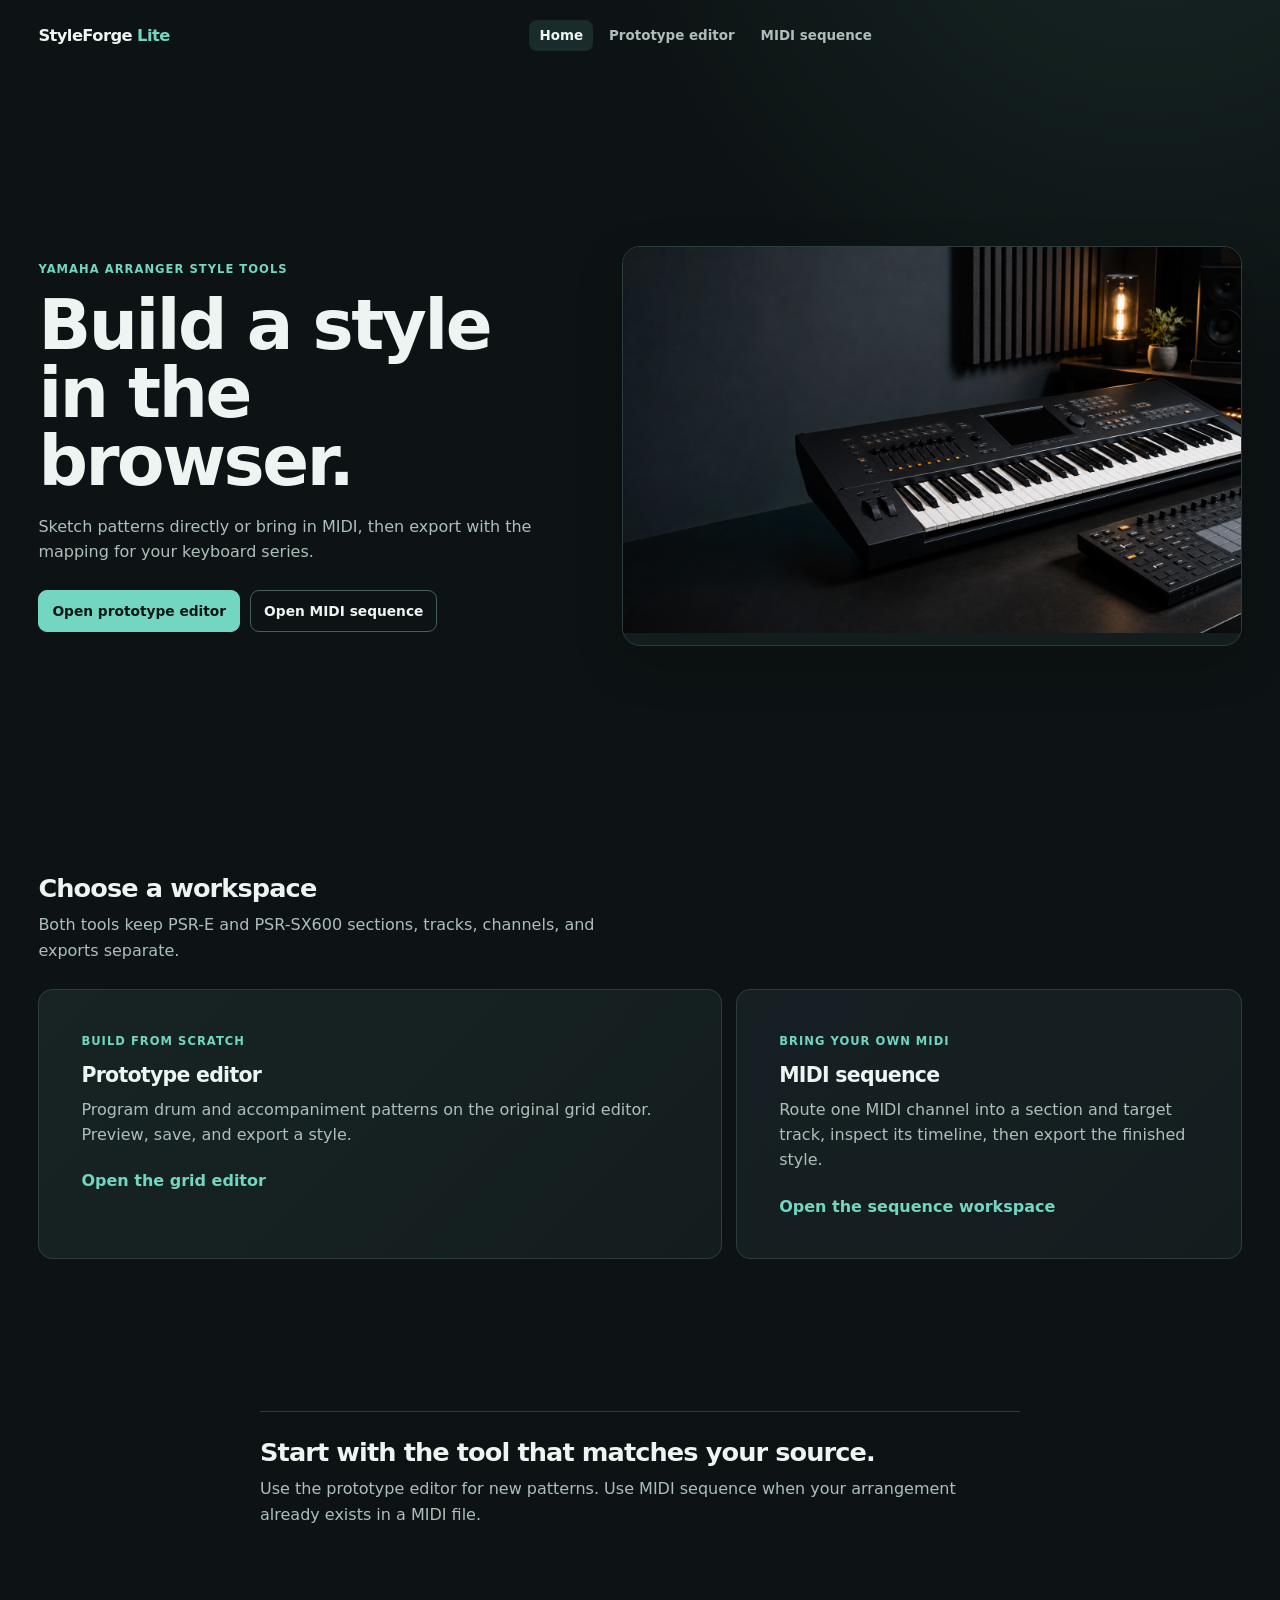
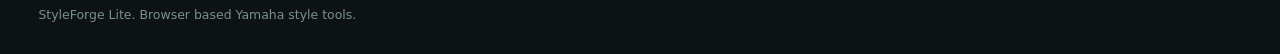
<file: index.html>
<!DOCTYPE html>
<html lang="en">
<head>
  <meta charset="UTF-8"/>
  <meta name="viewport" content="width=device-width, initial-scale=1.0"/>
  <meta name="description" content="StyleForge Lite is a browser based Yamaha arranger style workspace."/>
  <title>StyleForge Lite</title>
  <link rel="stylesheet" href="styles.css?v=1.5.3"/>
</head>
<body class="home-page">
  <header class="site-header">
    <a class="brand" href="index.html" aria-label="StyleForge Lite home">StyleForge <span>Lite</span></a>
    <nav class="site-nav" aria-label="Primary navigation">
      <a href="index.html" aria-current="page">Home</a>
      <a href="prototype.html">Prototype editor</a>
      <a href="timeline.html">MIDI sequence</a>
    </nav>
  </header>

  <main class="home-main">
    <section class="home-hero">
      <div class="hero-copy">
        <p class="kicker">Yamaha arranger style tools</p>
        <h1>Build a style in the browser.</h1>
        <p class="hero-summary">Sketch patterns directly or bring in MIDI, then export with the mapping for your keyboard series.</p>
        <div class="hero-actions">
          <a class="button primary" href="prototype.html">Open prototype editor</a>
          <a class="button secondary" href="timeline.html">Open MIDI sequence</a>
        </div>
      </div>
      <figure class="hero-visual">
        <img src="assets/styleforge-studio.png" alt="Arranger keyboard and MIDI controller in a dark studio"/>
      </figure>
    </section>

    <section class="workspace-choices" aria-labelledby="choose-workspace-heading">
      <div class="section-heading">
        <h2 id="choose-workspace-heading">Choose a workspace</h2>
        <p>Both tools keep PSR-E and PSR-SX600 sections, tracks, channels, and exports separate.</p>
      </div>
      <div class="workspace-choice-grid">
        <article class="workspace-choice prototype-choice">
          <p class="choice-label">Build from scratch</p>
          <h3>Prototype editor</h3>
          <p>Program drum and accompaniment patterns on the original grid editor. Preview, save, and export a style.</p>
          <a class="text-link" href="prototype.html">Open the grid editor</a>
        </article>
        <article class="workspace-choice sequence-choice">
          <p class="choice-label">Bring your own MIDI</p>
          <h3>MIDI sequence</h3>
          <p>Route one MIDI channel into a section and target track, inspect its timeline, then export the finished style.</p>
          <a class="text-link" href="timeline.html">Open the sequence workspace</a>
        </article>
      </div>
    </section>

    <section class="home-note" aria-labelledby="workflow-note-heading">
      <h2 id="workflow-note-heading">Start with the tool that matches your source.</h2>
      <p>Use the prototype editor for new patterns. Use MIDI sequence when your arrangement already exists in a MIDI file.</p>
    </section>
  </main>

  <footer class="site-footer">StyleForge Lite. Browser based Yamaha style tools.</footer>
</body>
</html>
</file>
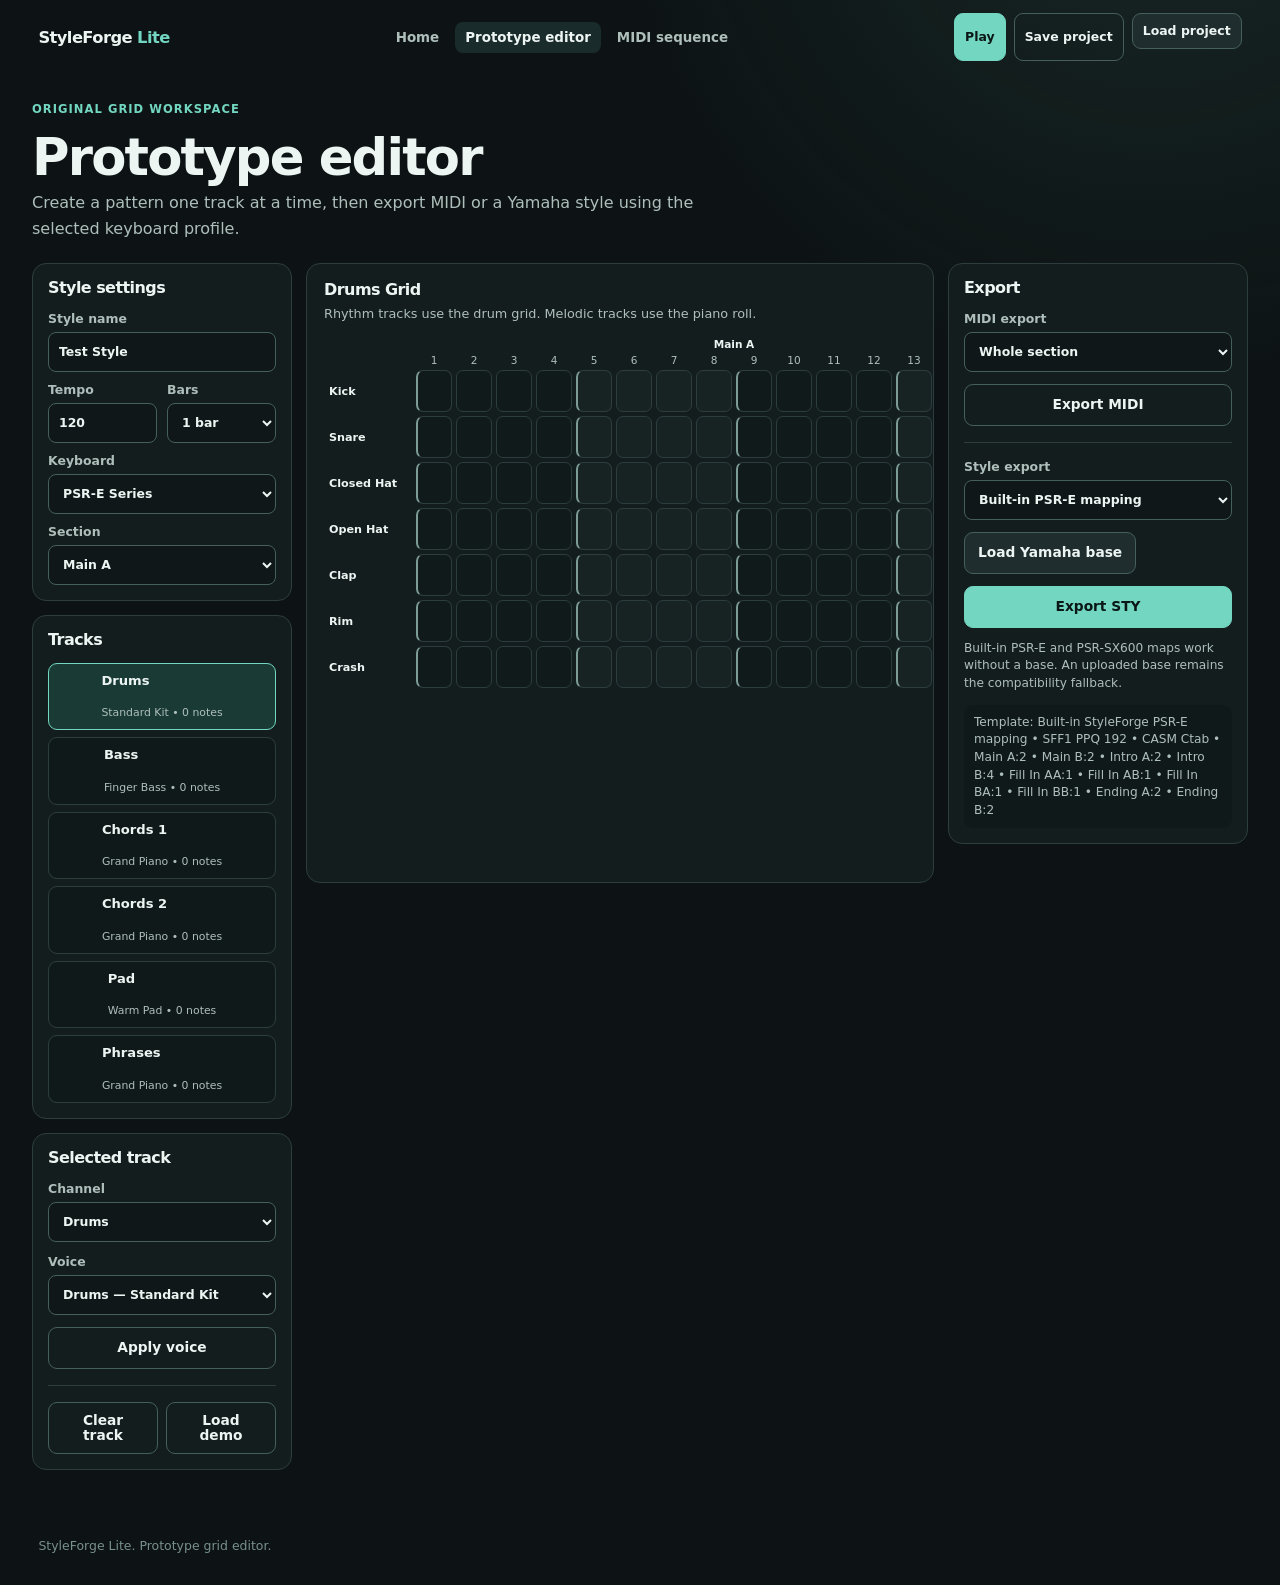
<file: prototype.html>
<!DOCTYPE html>
<html lang="en">
<head>
  <meta charset="UTF-8"/>
  <meta name="viewport" content="width=device-width, initial-scale=1.0"/>
  <meta name="description" content="StyleForge Lite prototype grid editor for Yamaha arranger style patterns."/>
  <title>Prototype editor | StyleForge Lite</title>
  <link rel="stylesheet" href="styles.css?v=1.5.3"/>
</head>
<body class="workspace-page prototype-page">
  <header class="site-header workspace-header">
    <a class="brand" href="index.html" aria-label="StyleForge Lite home">StyleForge <span>Lite</span></a>
    <nav class="site-nav" aria-label="Primary navigation">
      <a href="index.html">Home</a>
      <a href="prototype.html" aria-current="page">Prototype editor</a>
      <a href="timeline.html">MIDI sequence</a>
    </nav>
    <div class="header-utility">
      <button id="playBtn" class="button compact primary">Play</button>
      <button id="saveJsonBtn" class="button compact secondary">Save project</button>
      <label class="fileLabel compact">Load project<input type="file" id="loadJsonInput" accept=".json"/></label>
    </div>
  </header>

  <main class="workspace-main prototype-main">
    <section class="workspace-intro">
      <p class="kicker">Original grid workspace</p>
      <h1>Prototype editor</h1>
      <p>Create a pattern one track at a time, then export MIDI or a Yamaha style using the selected keyboard profile.</p>
    </section>

    <div class="editor-workspace">
      <aside class="editor-rail">
        <section class="panel settings">
          <h2>Style settings</h2>
          <div class="settings-grid">
            <label>Style name<input id="styleName" value="Test Style"/></label>
            <label>Tempo<input id="tempo" type="number" min="40" max="240" value="120"/></label>
            <label>Bars<select id="barsSelect"><option value="1" selected>1 bar</option><option value="2">2 bars</option><option value="4">4 bars</option></select></label>
            <label>Keyboard<select id="keyboardSelect"></select></label>
            <label>Section<select id="sectionSelect"></select></label>
          </div>
        </section>

        <section class="panel tracks">
          <h2>Tracks</h2>
          <div id="trackList"></div>
        </section>

        <section class="panel inspector">
          <h2>Selected track</h2>
          <label>Channel<select id="channelSelect"></select></label>
          <label>Voice<select id="voiceSelect"></select></label>
          <button id="applyVoiceBtn" class="button secondary full-width">Apply voice</button>
          <div class="panel-divider"></div>
          <div class="row-actions">
            <button id="clearTrackBtn" class="button secondary">Clear track</button>
            <button id="demoBtn" class="button secondary">Load demo</button>
          </div>
        </section>
      </aside>

      <section class="panel sequencer">
        <div class="sequencer-head">
          <div>
            <h2 id="editorTitle">Drum grid</h2>
            <p id="editorHelp">Choose a keyboard profile, create a pattern, then export.</p>
          </div>
          <strong id="barIndicator">Bar 1 / 1</strong>
        </div>
        <div class="sequencer-tools" id="barTools">
          <button id="scrollStartBtn" class="button secondary">Previous bar</button>
          <button id="scrollEndBtn" class="button secondary">Next bar</button>
        </div>
        <div id="grid"></div>
      </section>

      <aside class="editor-export">
        <section class="panel export-panel">
          <h2>Export</h2>
          <label>MIDI export<select id="exportMode"><option value="section">Whole section</option><option value="track">Selected track</option></select></label>
          <button id="exportMidiBtn" class="button secondary full-width">Export MIDI</button>
          <div class="panel-divider"></div>
          <label>Style export<select id="styExportMode"><option value="builtin-psre" selected>Built-in PSR-E mapping</option><option value="builtin-sx">Built-in PSR-SX600 mapping</option><option value="uploaded">Uploaded Yamaha STY/PRS base</option></select></label>
          <label class="fileLabel">Load Yamaha base<input type="file" id="templateStyleInput" accept=".sty,.STY,.prs,.PRS,.mid,.MID"/></label>
          <button id="exportStyleBtn" class="button primary full-width">Export STY</button>
          <p class="hint">Built-in PSR-E and PSR-SX600 maps work without a base. An uploaded base remains the compatibility fallback.</p>
          <p class="hint export-status" id="templateStatus">STY exporter loading...</p>
        </section>
      </aside>
    </div>
  </main>

  <footer class="site-footer">StyleForge Lite. Prototype grid editor.</footer>
  <script src="app.js?v=1.5.3"></script>
  <script src="sty-export.js?v=1.5.3"></script>
</body>
</html>
</file>
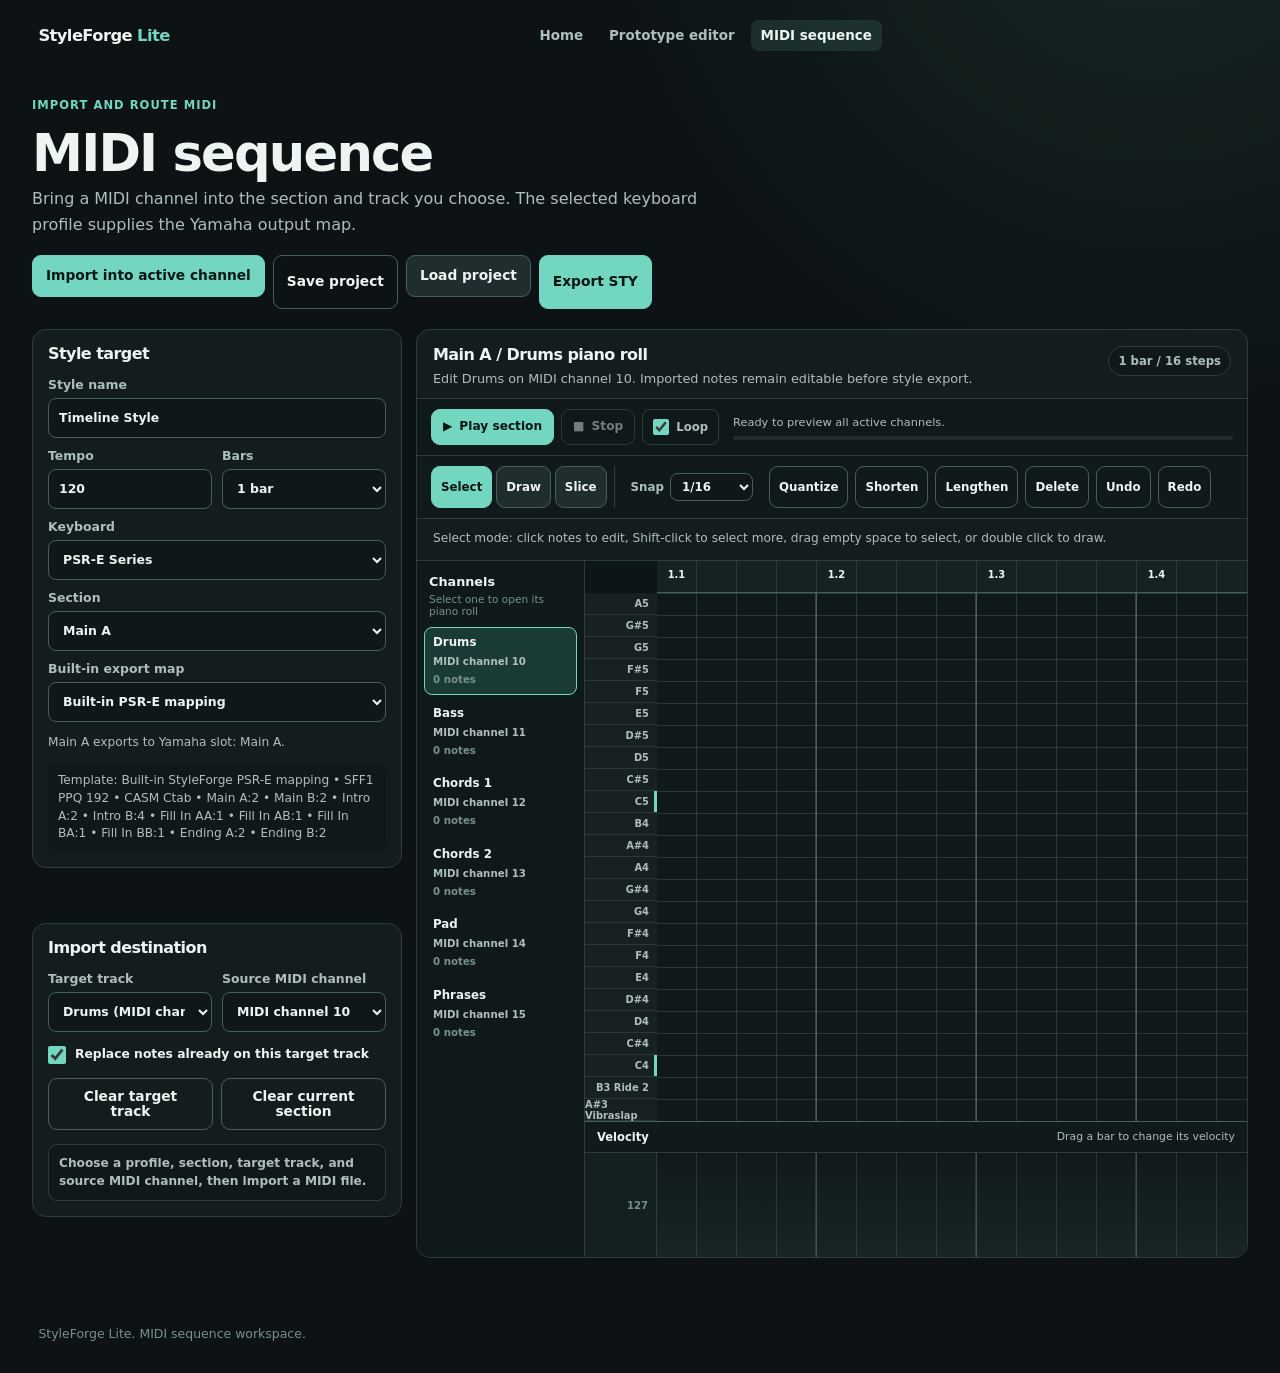
<file: timeline.html>
<!DOCTYPE html>
<html lang="en">
<head>
  <meta charset="UTF-8"/>
  <meta name="viewport" content="width=device-width, initial-scale=1.0"/>
  <meta name="description" content="Import and route MIDI into Yamaha arranger style sections with StyleForge Lite."/>
  <title>MIDI sequence | StyleForge Lite</title>
  <link rel="stylesheet" href="styles.css?v=1.5.3"/>
  <link rel="stylesheet" href="timeline.css?v=1.5.3"/>
</head>
<body class="workspace-page timeline-page">
  <header class="site-header workspace-header">
    <a class="brand" href="index.html" aria-label="StyleForge Lite home">StyleForge <span>Lite</span></a>
    <nav class="site-nav" aria-label="Primary navigation">
      <a href="index.html">Home</a>
      <a href="prototype.html">Prototype editor</a>
      <a href="timeline.html" aria-current="page">MIDI sequence</a>
    </nav>
  </header>

  <main class="workspace-main timeline-main">
    <section class="workspace-intro timeline-intro">
      <p class="kicker">Import and route MIDI</p>
      <h1>MIDI sequence</h1>
      <p>Bring a MIDI channel into the section and track you choose. The selected keyboard profile supplies the Yamaha output map.</p>
      <div class="workspace-toolbar">
        <label class="fileLabel primary-label">Import into active channel<input type="file" id="midiImportInput" accept=".mid,.MID,.midi,.MIDI,audio/midi"/></label>
        <button id="saveTimelineBtn" class="button secondary">Save project</button>
        <label class="fileLabel">Load project<input type="file" id="loadTimelineInput" accept=".json"/></label>
        <button id="exportStyleBtn" class="button primary">Export STY</button>
      </div>
    </section>

    <div class="timeline-workspace">
      <section class="panel timeline-settings">
        <h2>Style target</h2>
        <div class="timeline-settings-grid">
          <label>Style name<input id="styleName" value="Timeline Style"/></label>
          <label>Tempo<input id="tempo" type="number" min="40" max="240" value="120"/></label>
          <label>Bars<select id="barsSelect"><option value="1" selected>1 bar</option><option value="2">2 bars</option><option value="4">4 bars</option></select></label>
          <label>Keyboard<select id="keyboardSelect"><option value="PSR-E Series">PSR-E Series</option><option value="PSR-SX600">PSR-SX600</option></select></label>
          <label>Section<select id="sectionSelect"></select></label>
          <label>Built-in export map<select id="styExportMode"><option value="builtin-psre">Built-in PSR-E mapping</option><option value="builtin-sx">Built-in PSR-SX600 mapping</option></select></label>
        </div>
        <p class="hint" id="sectionMap"></p>
        <p class="hint export-status" id="templateStatus">STY exporter loading...</p>
      </section>

      <section class="panel import-panel">
        <h2>Import destination</h2>
        <div class="import-grid">
          <label>Target track<select id="targetTrackSelect"></select></label>
          <label>Source MIDI channel<select id="sourceChannelSelect"></select></label>
        </div>
        <label class="replace-toggle"><input type="checkbox" id="replaceTargetCheck" checked/>Replace notes already on this target track</label>
        <div class="row-actions">
          <button id="clearTrackBtn" class="button secondary">Clear target track</button>
          <button id="clearSectionBtn" class="button secondary">Clear current section</button>
        </div>
        <p class="hint import-feedback" id="importStatus" role="status" aria-live="polite" data-state="idle">Choose a profile, section, target track, and source MIDI channel, then import a MIDI file.</p>
      </section>

      <section class="panel timeline-panel">
        <div class="timeline-head">
          <div>
            <h2 id="timelineTitle">Main A piano roll</h2>
            <p id="timelineHelp">Choose a channel, then edit its notes before exporting the style.</p>
          </div>
          <strong id="timelineSpan">1 bar / 16 steps</strong>
        </div>
        <div class="preview-transport" aria-label="Section preview controls">
          <div class="preview-actions">
            <button type="button" id="previewPlayBtn" class="button primary"><span aria-hidden="true">▶</span> Play section</button>
            <button type="button" id="previewStopBtn" class="button secondary" disabled><span aria-hidden="true">■</span> Stop</button>
            <label class="loop-control"><input type="checkbox" id="previewLoopCheck" checked/>Loop</label>
          </div>
          <div class="preview-readout">
            <span id="previewStatus" role="status" aria-live="polite">Ready to preview all active channels.</span>
            <div class="preview-progress" aria-hidden="true"><span id="previewProgressFill"></span></div>
          </div>
        </div>
        <div class="piano-toolbar" role="toolbar" aria-label="Piano roll editing tools">
          <div class="tool-group" aria-label="Editing tool">
            <button type="button" class="editor-tool active" data-editor-tool="select" aria-pressed="true">Select</button>
            <button type="button" class="editor-tool" data-editor-tool="draw" aria-pressed="false">Draw</button>
            <button type="button" class="editor-tool" data-editor-tool="slice" aria-pressed="false">Slice</button>
          </div>
          <label class="snap-control">Snap<select id="snapSelect"><option value="0.25">1/16</option><option value="0.5">1/8</option><option value="1">1/4</option></select></label>
          <button type="button" id="quantizeNotesBtn" class="button secondary">Quantize</button>
          <button type="button" id="shortenNotesBtn" class="button secondary">Shorten</button>
          <button type="button" id="lengthenNotesBtn" class="button secondary">Lengthen</button>
          <button type="button" id="deleteNotesBtn" class="button secondary">Delete</button>
          <button type="button" id="undoBtn" class="button secondary" disabled>Undo</button>
          <button type="button" id="redoBtn" class="button secondary" disabled>Redo</button>
        </div>
        <p class="editor-status" id="editorStatus" aria-live="polite">Select a channel to start editing.</p>
        <div id="timeline" class="piano-roll-host"></div>
      </section>
    </div>
  </main>

  <footer class="site-footer">StyleForge Lite. MIDI sequence workspace.</footer>
  <script src="timeline.js?v=1.5.3"></script>
  <script src="sty-export.js?v=1.5.3"></script>
</body>
</html>
</file>
<file: styles.css>
:root {
  --bg: #0d1314;
  --surface: #141d1e;
  --surface-raised: #1a2526;
  --surface-strong: #202d2e;
  --text: #edf5f3;
  --muted: #aebfbb;
  --faint: #78908b;
  --line: #2d3d3d;
  --line-strong: #45605b;
  --accent: #72d6c0;
  --accent-ink: #0b1716;
  --accent-soft: #1a3a35;
  --warning: #edc56f;
  --danger: #ef8d96;
  --radius: 14px;
  --radius-small: 9px;
  --shadow: 0 18px 48px rgba(0, 0, 0, .2);
  font-family: "Segoe UI", "Aptos", system-ui, sans-serif;
  color: var(--text);
  background: var(--bg);
}

* { box-sizing: border-box; }

html { font-size: 16px; background: var(--bg); }

body {
  min-width: 0;
  min-height: 100dvh;
  margin: 0;
  overflow-x: hidden;
  color: var(--text);
  background: radial-gradient(circle at 90% -10%, rgba(80, 142, 129, .16), transparent 34rem), var(--bg);
}

button,
input,
select { font: inherit; }

button,
.button,
.fileLabel {
  display: inline-flex;
  min-height: 42px;
  align-items: center;
  justify-content: center;
  gap: 7px;
  border: 1px solid var(--line-strong);
  border-radius: var(--radius-small);
  padding: 10px 13px;
  color: var(--text);
  background: var(--surface-strong);
  cursor: pointer;
  font-size: .86rem;
  font-weight: 740;
  line-height: 1.1;
  text-align: center;
  text-decoration: none;
  transition: background .16s ease, border-color .16s ease, color .16s ease, transform .16s ease;
}

button:hover,
.button:hover,
.fileLabel:hover { border-color: var(--accent); background: #253434; }

button:active,
.button:active,
.fileLabel:active { transform: translateY(1px); }

.button.primary,
button.primary,
.primary-label {
  border-color: var(--accent);
  color: var(--accent-ink);
  background: var(--accent);
}

.button.primary:hover,
button.primary:hover,
.primary-label:hover { background: #96e5d2; border-color: #96e5d2; }

.button.secondary,
button.secondary { background: transparent; }

.button.compact,
.fileLabel.compact { min-height: 36px; padding: 8px 10px; font-size: .78rem; }

.full-width { width: 100%; }

.fileLabel input { display: none; }

:focus-visible {
  outline: 3px solid rgba(114, 214, 192, .75);
  outline-offset: 3px;
}

.site-header {
  display: grid;
  grid-template-columns: auto minmax(0, 1fr) auto;
  align-items: center;
  gap: 24px;
  min-height: 70px;
  width: min(1480px, 100%);
  margin: 0 auto;
  padding: 13px clamp(18px, 3vw, 42px);
}

.brand {
  color: var(--text);
  font-size: 1.02rem;
  font-weight: 800;
  letter-spacing: -.035em;
  text-decoration: none;
  white-space: nowrap;
}

.brand span { color: var(--accent); }

.site-nav {
  display: flex;
  justify-content: center;
  gap: 6px;
  min-width: 0;
}

.site-nav a {
  border-radius: 8px;
  padding: 8px 10px;
  color: var(--muted);
  font-size: .84rem;
  font-weight: 680;
  text-decoration: none;
  white-space: nowrap;
}

.site-nav a:hover { color: var(--text); background: rgba(255, 255, 255, .05); }

.site-nav a[aria-current="page"] { color: var(--text); background: rgba(114, 214, 192, .12); }

.header-utility,
.workspace-toolbar {
  display: flex;
  flex-wrap: wrap;
  gap: 8px;
  justify-content: flex-end;
}

.home-main {
  width: min(1320px, 100%);
  margin: 0 auto;
  padding: clamp(20px, 4vw, 52px) clamp(18px, 3vw, 42px) 56px;
}

.home-hero {
  display: grid;
  grid-template-columns: minmax(0, .9fr) minmax(420px, 1.1fr);
  align-items: center;
  gap: clamp(32px, 6vw, 82px);
  min-height: min(650px, calc(100dvh - 70px));
}

.hero-copy { max-width: 540px; }

.kicker,
.choice-label {
  margin: 0 0 14px;
  color: var(--accent);
  font-size: .72rem;
  font-weight: 820;
  letter-spacing: .09em;
  text-transform: uppercase;
}

h1,
h2,
h3,
p { margin-top: 0; }

h1,
h2,
h3 { color: var(--text); letter-spacing: -.035em; }

h1 {
  max-width: 10ch;
  margin-bottom: 18px;
  font-size: clamp(2.55rem, 5.4vw, 5.3rem);
  line-height: .98;
}

h2 { margin-bottom: 10px; font-size: clamp(1.2rem, 2vw, 1.65rem); line-height: 1.12; }

h3 { margin-bottom: 10px; font-size: 1.28rem; line-height: 1.12; }

p { color: var(--muted); line-height: 1.58; }

.hero-summary {
  max-width: 38rem;
  margin-bottom: 26px;
  font-size: 1rem;
}

.hero-actions { display: flex; flex-wrap: wrap; gap: 10px; }

.hero-visual {
  min-height: 400px;
  margin: 0;
  overflow: hidden;
  border: 1px solid var(--line);
  border-radius: 18px;
  background: var(--surface);
  box-shadow: var(--shadow);
}

.hero-visual img { display: block; width: 100%; height: 100%; object-fit: cover; object-position: 66% center; }

.workspace-choices { padding: clamp(56px, 8vw, 104px) 0 24px; }

.section-heading { max-width: 560px; margin-bottom: 26px; }

.section-heading p { margin-bottom: 0; }

.workspace-choice-grid {
  display: grid;
  grid-template-columns: minmax(0, 1.15fr) minmax(0, .85fr);
  gap: 14px;
}

.workspace-choice {
  min-height: 246px;
  padding: clamp(24px, 3.5vw, 42px);
  border: 1px solid var(--line);
  border-radius: var(--radius);
  background: var(--surface);
}

.prototype-choice { background: linear-gradient(135deg, #172423, var(--surface)); }
.sequence-choice { background: linear-gradient(135deg, #162024, var(--surface)); }

.workspace-choice p:not(.choice-label) { max-width: 39rem; margin-bottom: 24px; }

.text-link {
  color: var(--accent);
  font-weight: 780;
  text-decoration: none;
}

.text-link:hover { color: #b5f2e4; text-decoration: underline; text-underline-offset: 3px; }

.home-note {
  max-width: 760px;
  margin: clamp(60px, 10vw, 132px) auto 0;
  padding: 26px 0 0;
  border-top: 1px solid var(--line);
}

.home-note p { max-width: 56rem; margin-bottom: 0; }

.site-footer {
  width: min(1480px, 100%);
  margin: 0 auto;
  padding: 24px clamp(18px, 3vw, 42px) 32px;
  color: var(--faint);
  font-size: .78rem;
}

.workspace-main {
  width: min(1480px, 100%);
  margin: 0 auto;
  padding: 26px clamp(14px, 2.5vw, 32px) 44px;
}

.workspace-intro { margin-bottom: 22px; }

.workspace-intro h1 {
  max-width: none;
  margin-bottom: 8px;
  font-size: clamp(2rem, 4vw, 3.6rem);
}

.workspace-intro > p:not(.kicker) { max-width: 690px; margin-bottom: 18px; }

.editor-workspace {
  display: grid;
  grid-template-columns: minmax(220px, 260px) minmax(0, 1fr) minmax(240px, 300px);
  align-items: start;
  gap: 14px;
}

.editor-rail,
.editor-export { display: grid; gap: 14px; }

.panel {
  min-width: 0;
  border: 1px solid var(--line);
  border-radius: var(--radius);
  padding: 15px;
  background: var(--surface);
}

.panel h2 { margin-bottom: 14px; font-size: 1rem; }

label {
  display: grid;
  gap: 6px;
  margin-bottom: 12px;
  color: var(--muted);
  font-size: .78rem;
  font-weight: 700;
}

input,
select {
  width: 100%;
  min-height: 40px;
  border: 1px solid var(--line-strong);
  border-radius: 8px;
  padding: 9px 10px;
  color: var(--text);
  background: #0f1718;
}

input:focus,
select:focus { border-color: var(--accent); outline: 2px solid rgba(114, 214, 192, .2); }

.settings-grid { display: grid; grid-template-columns: 1fr 1fr; gap: 10px; }
.settings-grid label { margin: 0; }
.settings-grid label:first-child,
.settings-grid label:nth-child(4),
.settings-grid label:nth-child(5) { grid-column: 1 / -1; }

.tracks #trackList { display: grid; gap: 7px; }

.track {
  display: grid;
  gap: 2px;
  width: 100%;
  border: 1px solid var(--line);
  border-radius: 9px;
  padding: 10px;
  color: var(--text);
  background: #10191a;
  cursor: pointer;
  font-weight: 400;
  text-align: left;
}

.track:hover { border-color: var(--line-strong); }
.track.active { border-color: var(--accent); background: var(--accent-soft); }
.track strong { font-size: .82rem; }
.track small { overflow: hidden; color: var(--muted); font-size: .68rem; text-overflow: ellipsis; white-space: nowrap; }

.panel-divider { height: 1px; margin: 16px 0; background: var(--line); }

.row-actions { display: grid; grid-template-columns: repeat(2, minmax(0, 1fr)); gap: 8px; }

.hint { margin: 12px 0 0; color: var(--muted); font-size: .76rem; line-height: 1.45; }
.export-status { padding: 9px 10px; border-radius: 9px; background: #10191a; }

.sequencer { min-height: 620px; padding: 0; overflow: hidden; }

.sequencer-head {
  display: flex;
  align-items: flex-start;
  justify-content: space-between;
  gap: 18px;
  padding: 17px 17px 10px;
}

.sequencer-head h2 { margin-bottom: 5px; }
.sequencer-head p { margin-bottom: 0; font-size: .8rem; }

.sequencer-head strong,
.timeline-head strong {
  flex: 0 0 auto;
  border: 1px solid var(--line);
  border-radius: 999px;
  padding: 7px 9px;
  color: var(--muted);
  background: #10191a;
  font-size: .73rem;
}

.sequencer-tools { display: flex; gap: 8px; padding: 0 17px 12px; }
.sequencer-tools.hidden,
#barIndicator.hidden { display: none; }

#grid {
  width: 100%;
  max-width: 100%;
  overflow: auto;
  padding: 4px 17px 18px;
  -webkit-overflow-scrolling: touch;
}

.grid-table {
  display: grid;
  grid-template-columns: 88px repeat(16, 36px);
  gap: 4px;
  align-items: center;
  min-width: max-content;
}

.step-label,
.bar-label,
.drum-label,
.key-label { color: var(--muted); font-size: .66rem; user-select: none; }

.step-label,
.bar-label { text-align: center; }
.bar-label { color: var(--text); font-weight: 800; }

.drum-label {
  position: sticky;
  left: 0;
  z-index: 3;
  border-radius: 7px;
  padding: 7px 5px;
  background: var(--surface);
  color: var(--text);
  font-size: .7rem;
  font-weight: 760;
}

.cell {
  width: 36px;
  height: 36px;
  border: 1px solid var(--line);
  border-radius: 7px;
  cursor: pointer;
  touch-action: manipulation;
}

.cell.beat-even { background: #101a1b; }
.cell.beat-odd { background: #172223; }
.cell.beat-start { border-left: 2px solid #7d9c96; }
.cell.on { border-color: var(--accent); background: var(--accent); box-shadow: inset 0 0 0 1px rgba(255, 255, 255, .24); }
.cell.playing { outline: 2px solid var(--warning); outline-offset: 1px; }

.piano-wrap { max-height: 510px; overflow: auto; padding-bottom: 10px; }

.piano-grid {
  display: grid;
  grid-template-columns: 88px repeat(16, 36px);
  gap: 4px;
  align-items: center;
  min-width: max-content;
}

.key-label {
  display: flex;
  position: sticky;
  left: 0;
  z-index: 4;
  align-items: center;
  justify-content: flex-end;
  height: 29px;
  border: 1px solid var(--line);
  border-radius: 6px;
  padding-right: 7px;
  background: var(--surface);
  color: var(--muted);
  cursor: pointer;
  font-weight: 760;
}

.key-white { background: #dfe7e4; color: #18211f; }
.key-black { background: #0d1415; color: #d8e7e3; }

.piano-cell {
  width: 36px;
  height: 29px;
  border: 1px solid var(--line);
  border-radius: 6px;
  cursor: pointer;
  touch-action: manipulation;
}

.piano-cell.white { background: #172122; }
.piano-cell.black { background: #0e1516; }
.piano-cell.beat-even.white { background: #162021; }
.piano-cell.beat-odd.white { background: #1d292a; }
.piano-cell.beat-even.black { background: #0e1516; }
.piano-cell.beat-odd.black { background: #121b1c; }
.piano-cell.beat-start { border-left: 2px solid #7d9c96; }
.piano-cell.on,
.piano-cell.on.white,
.piano-cell.on.black,
.piano-cell.on.beat-even,
.piano-cell.on.beat-odd { border-color: var(--warning) !important; background: var(--warning) !important; box-shadow: none !important; }
.piano-cell.on::after { display: none !important; }
.piano-cell.playing { outline: 2px solid var(--accent); outline-offset: 1px; }

@media (max-width: 1180px) {
  .editor-workspace { grid-template-columns: minmax(220px, 280px) minmax(0, 1fr); }
  .editor-export { grid-column: 1 / -1; grid-template-columns: minmax(0, 1fr); }
  .export-panel { display: grid; grid-template-columns: repeat(2, minmax(0, 1fr)); gap: 10px; align-items: end; }
  .export-panel h2,
  .export-panel .panel-divider,
  .export-panel .hint { grid-column: 1 / -1; }
  .export-panel label { margin: 0; }
}

@media (max-width: 820px) {
  .site-header { grid-template-columns: 1fr auto; gap: 12px; padding-top: 12px; padding-bottom: 12px; }
  .site-nav { grid-column: 1 / -1; grid-row: 2; justify-content: flex-start; overflow-x: auto; padding-bottom: 2px; }
  .workspace-header .header-utility { grid-column: 1 / -1; justify-content: flex-start; }
  .home-hero { grid-template-columns: 1fr; min-height: auto; padding-top: 26px; }
  .hero-copy { max-width: 620px; }
  .hero-visual { min-height: 300px; }
  .workspace-choice-grid { grid-template-columns: 1fr; }
  .editor-workspace { grid-template-columns: 1fr; }
  .editor-export { grid-column: auto; }
  .editor-rail { grid-template-columns: repeat(2, minmax(0, 1fr)); }
  .editor-rail .inspector { grid-column: 1 / -1; }
  .sequencer { min-height: 0; }
}

@media (max-width: 560px) {
  .site-header { padding-left: 14px; padding-right: 14px; }
  .site-nav { gap: 2px; }
  .site-nav a { padding: 7px 8px; font-size: .77rem; }
  .header-utility,
  .workspace-toolbar { justify-content: stretch; }
  .header-utility > *,
  .workspace-toolbar > * { flex: 1 1 140px; }
  .home-main,
  .workspace-main { padding-left: 14px; padding-right: 14px; }
  .home-hero { gap: 26px; }
  h1 { font-size: clamp(2.4rem, 13vw, 3.5rem); }
  .hero-actions .button { width: 100%; }
  .hero-visual { min-height: 240px; }
  .workspace-choice { min-height: 0; padding: 24px; }
  .editor-rail { grid-template-columns: 1fr; }
  .editor-rail .inspector { grid-column: auto; }
  .settings-grid { grid-template-columns: 1fr; }
  .settings-grid label { grid-column: auto !important; }
  .export-panel { display: block; }
  .export-panel > * { margin-bottom: 12px; }
  .sequencer-head { padding: 15px 14px 10px; }
  .sequencer-head strong { display: none; }
  .sequencer-tools { padding: 0 14px 10px; }
  #grid { padding: 4px 14px 16px; }
  .grid-table { grid-template-columns: 74px repeat(16, 32px); }
  .piano-grid { grid-template-columns: 74px repeat(16, 32px); }
  .cell { width: 32px; height: 34px; }
  .piano-cell { width: 32px; }
  .drum-label { font-size: .65rem; }
}

@media (prefers-reduced-motion: reduce) {
  *,
  *::before,
  *::after { scroll-behavior: auto !important; transition-duration: .01ms !important; }
}
</file>
<file: timeline.css>
:root {
  --channel-width: 168px;
  --piano-key-width: 72px;
  --piano-step: 40px;
  --piano-row: 22px;
  --velocity-height: 104px;
}

.timeline-intro { margin-bottom: 20px; }
.workspace-toolbar { justify-content: flex-start; }

.timeline-workspace {
  display: grid;
  grid-template-columns: minmax(300px, 370px) minmax(0, 1fr);
  align-items: start;
  gap: 14px;
}

.timeline-settings,
.import-panel { grid-column: 1; }

.timeline-panel {
  grid-column: 2;
  grid-row: 1 / span 2;
  min-width: 0;
  padding: 0;
  overflow: hidden;
}

.timeline-settings-grid,
.import-grid {
  display: grid;
  grid-template-columns: 1fr 1fr;
  gap: 10px;
}

.timeline-settings-grid label,
.import-grid label { margin: 0; }

.timeline-settings-grid label:first-child,
.timeline-settings-grid label:nth-child(4),
.timeline-settings-grid label:nth-child(5),
.timeline-settings-grid label:nth-child(6) { grid-column: 1 / -1; }

.replace-toggle {
  display: grid;
  grid-template-columns: auto 1fr;
  align-items: center;
  gap: 9px;
  margin: 14px 0;
  color: var(--text);
  font-size: .77rem;
  line-height: 1.35;
}

.replace-toggle input { width: 18px; min-height: 18px; margin: 0; accent-color: var(--accent); }

.import-feedback {
  margin: 14px 0 0;
  border: 1px solid var(--line);
  border-radius: 9px;
  padding: 10px;
  background: #10191a;
  color: var(--muted);
  font-weight: 700;
}

.import-feedback[data-state="pending"] { border-color: var(--accent); color: #b7eee1; }
.import-feedback[data-state="success"] { border-color: var(--accent); background: var(--accent-soft); color: #b7eee1; }
.import-feedback[data-state="warning"] { border-color: #9a7a37; background: #272215; color: #f0d693; }
.import-feedback[data-state="error"] { border-color: #944952; background: #2b181c; color: #ffc4cb; }

.timeline-head {
  display: flex;
  align-items: flex-start;
  justify-content: space-between;
  gap: 12px;
  padding: 16px 16px 9px;
}

.timeline-head h2 { margin-bottom: 5px; }
.timeline-head p { max-width: 52rem; margin-bottom: 0; font-size: .8rem; }

.preview-transport {
  display: grid;
  grid-template-columns: auto minmax(180px, 1fr);
  align-items: center;
  gap: 14px;
  border-top: 1px solid var(--line);
  padding: 10px 14px;
  background: #10191a;
}

.preview-actions {
  display: flex;
  flex-wrap: wrap;
  align-items: center;
  gap: 7px;
}

.preview-actions button { min-height: 36px; padding: 8px 11px; font-size: .76rem; }
.preview-actions button:disabled { opacity: .46; cursor: not-allowed; transform: none; }

.loop-control {
  display: inline-flex;
  min-height: 36px;
  align-items: center;
  gap: 7px;
  margin: 0;
  border: 1px solid var(--line);
  border-radius: 8px;
  padding: 7px 10px;
  color: var(--muted);
  font-size: .73rem;
  font-weight: 760;
}

.loop-control input { width: 16px; min-height: 16px; margin: 0; accent-color: var(--accent); }

.preview-readout {
  display: grid;
  min-width: 0;
  gap: 7px;
  color: var(--muted);
  font-size: .71rem;
}

.preview-readout > span {
  overflow: hidden;
  text-overflow: ellipsis;
  white-space: nowrap;
}

.preview-progress {
  height: 4px;
  overflow: hidden;
  border-radius: 999px;
  background: var(--surface-strong);
}

.preview-progress span {
  display: block;
  width: 100%;
  height: 100%;
  background: var(--accent);
  transform: scaleX(0);
  transform-origin: left center;
}

.piano-toolbar {
  display: flex;
  flex-wrap: wrap;
  gap: 7px;
  border-top: 1px solid var(--line);
  border-bottom: 1px solid var(--line);
  padding: 10px 14px;
  background: #111a1b;
}

.piano-toolbar button,
.piano-toolbar .snap-control { min-height: 34px; padding: 7px 9px; font-size: .74rem; }

.tool-group { display: flex; gap: 4px; padding-right: 7px; border-right: 1px solid var(--line); }

.editor-tool.active { border-color: var(--accent); color: var(--accent-ink); background: var(--accent); }

.snap-control {
  display: flex;
  align-items: center;
  gap: 6px;
  margin: 0;
  color: var(--muted);
}

.snap-control select { min-height: 28px; width: auto; padding: 3px 24px 3px 7px; font-size: .74rem; }

.editor-status {
  min-height: 42px;
  margin: 0;
  border-bottom: 1px solid var(--line);
  padding: 11px 16px;
  color: var(--muted);
  background: var(--surface);
  font-size: .76rem;
  line-height: 1.35;
}

.piano-roll-host { min-width: 0; }

.piano-roll-workspace {
  display: grid;
  grid-template-columns: var(--channel-width) minmax(0, 1fr);
  min-height: 610px;
}

.channel-strip {
  border-right: 1px solid var(--line);
  background: #10191a;
}

.channel-strip-head { padding: 13px 12px 10px; }
.channel-strip-head strong { display: block; font-size: .8rem; }
.channel-strip-head span { display: block; margin-top: 4px; color: var(--faint); font-size: .66rem; }

.channel-list { display: grid; gap: 3px; padding: 0 7px 12px; }

.channel-button {
  display: grid;
  justify-content: stretch;
  min-height: 54px;
  border: 1px solid transparent;
  border-radius: 8px;
  padding: 8px;
  background: transparent;
  color: var(--text);
  text-align: left;
}

.channel-button:hover { border-color: var(--line-strong); background: var(--surface-raised); }
.channel-button.active { border-color: var(--accent); background: var(--accent-soft); }
.channel-button strong { font-size: .74rem; }
.channel-button span { color: var(--muted); font-size: .64rem; }
.channel-button .channel-note-count { color: var(--faint); }

.piano-roll-stage { display: grid; grid-template-rows: minmax(390px, 1fr) auto; min-width: 0; background: #0e1516; }

.piano-roll-scroll {
  min-width: 0;
  max-height: 560px;
  overflow: auto;
  -webkit-overflow-scrolling: touch;
}

.piano-roll-canvas { min-width: calc(var(--piano-key-width) + var(--roll-grid-width)); }

.piano-roll-ruler {
  display: grid;
  position: sticky;
  top: 0;
  z-index: 8;
  grid-template-columns: repeat(var(--roll-steps), var(--piano-step));
  width: var(--roll-grid-width);
  margin-left: var(--piano-key-width);
  border-bottom: 1px solid var(--line-strong);
  background: #162122;
}

.piano-ruler-step {
  min-height: 31px;
  border-right: 1px solid rgba(69, 96, 91, .42);
  padding: 8px 3px 5px;
  color: var(--faint);
  font-size: .62rem;
  text-align: center;
}

.piano-ruler-step.bar-start { color: var(--text); font-weight: 800; }

.piano-roll-body { display: flex; align-items: flex-start; }

.piano-keys {
  position: sticky;
  left: 0;
  z-index: 7;
  flex: 0 0 var(--piano-key-width);
  width: var(--piano-key-width);
  background: #141f20;
}

.piano-key {
  display: flex;
  align-items: center;
  justify-content: flex-end;
  height: var(--piano-row);
  border-bottom: 1px solid rgba(45, 61, 61, .85);
  padding-right: 8px;
  color: #c7d7d3;
  background: #d6e1dd;
  font-size: .62rem;
  font-weight: 760;
}

.piano-key.black { color: #cad7d4; background: #172122; }
.piano-key.root { box-shadow: inset -3px 0 0 var(--accent); }
.piano-key.drum { color: var(--muted); background: #172122; }

.piano-grid {
  position: relative;
  flex: 0 0 var(--roll-grid-width);
  width: var(--roll-grid-width);
  height: var(--roll-grid-height);
  touch-action: none;
  user-select: none;
  background-color: #10191a;
  background-image:
    repeating-linear-gradient(90deg, transparent 0 calc(var(--piano-step) * 4 - 2px), rgba(237, 245, 243, .18) calc(var(--piano-step) * 4 - 2px) calc(var(--piano-step) * 4)),
    repeating-linear-gradient(90deg, transparent 0 calc(var(--piano-step) - 1px), rgba(69, 96, 91, .5) calc(var(--piano-step) - 1px) var(--piano-step)),
    repeating-linear-gradient(0deg, transparent 0 calc(var(--piano-row) - 1px), rgba(45, 61, 61, .82) calc(var(--piano-row) - 1px) var(--piano-row));
}

.piano-grid.is-draw { cursor: crosshair; }
.piano-grid.is-slice { cursor: col-resize; }

.piano-note {
  position: absolute;
  z-index: 2;
  display: flex;
  align-items: center;
  min-width: 8px;
  min-height: 0;
  height: calc(var(--piano-row) - 4px);
  overflow: hidden;
  border: 1px solid #a6e8d7;
  border-radius: 5px;
  padding: 0 7px;
  color: var(--accent-ink);
  background: var(--accent);
  box-shadow: inset -7px 0 rgba(11, 23, 22, .12);
  cursor: grab;
  font-size: .64rem;
  font-weight: 850;
  line-height: 1;
  white-space: nowrap;
}

.piano-note:hover { border-color: #c5f7eb; background: #8ce2cf; color: var(--accent-ink); }
.piano-note.drum:hover { border-color: #fff0bd; background: #f0cf7b; color: #2a2110; }
.piano-note:active { cursor: grabbing; }
.piano-note.selected { z-index: 4; border-color: #f5fbf9; box-shadow: 0 0 0 2px rgba(114, 214, 192, .38), inset -7px 0 rgba(11, 23, 22, .18); }
.piano-note.drum { border-color: #f0d78f; background: var(--warning); color: #2a2110; box-shadow: inset -7px 0 rgba(42, 33, 16, .12); }
.piano-note.drum.selected { border-color: #fff0bd; box-shadow: 0 0 0 2px rgba(237, 197, 111, .34), inset -7px 0 rgba(42, 33, 16, .18); }
.piano-note.previewing { filter: brightness(1.25); box-shadow: 0 0 0 2px rgba(237, 245, 243, .5); }

.piano-note-label { overflow: hidden; text-overflow: ellipsis; pointer-events: none; }

.preview-playhead {
  position: absolute;
  inset: 0 auto 0 0;
  z-index: 5;
  width: 2px;
  background: var(--warning);
  box-shadow: 0 0 10px rgba(237, 197, 111, .56);
  opacity: 0;
  pointer-events: none;
  transform: translateX(-1px);
}

.preview-playhead.visible { opacity: 1; }

.selection-box {
  position: absolute;
  z-index: 6;
  border: 1px solid var(--accent);
  background: rgba(114, 214, 192, .14);
  pointer-events: none;
}

.velocity-editor {
  min-width: 0;
  border-top: 1px solid var(--line-strong);
  background: #111a1b;
}

.velocity-editor-head {
  display: flex;
  justify-content: space-between;
  gap: 12px;
  border-bottom: 1px solid var(--line);
  padding: 8px 12px;
  color: var(--muted);
  font-size: .68rem;
}

.velocity-editor-head strong { color: var(--text); font-size: .72rem; }

.velocity-scroll { overflow-x: auto; overflow-y: hidden; -webkit-overflow-scrolling: touch; }

.velocity-canvas { display: flex; width: calc(var(--piano-key-width) + var(--roll-grid-width)); min-width: calc(var(--piano-key-width) + var(--roll-grid-width)); }

.velocity-label {
  position: sticky;
  left: 0;
  z-index: 5;
  display: flex;
  flex: 0 0 var(--piano-key-width);
  align-items: center;
  justify-content: flex-end;
  height: var(--velocity-height);
  border-right: 1px solid var(--line);
  padding-right: 8px;
  color: var(--faint);
  background: #141f20;
  font-size: .63rem;
  font-weight: 760;
}

.velocity-grid {
  position: relative;
  flex: 0 0 var(--roll-grid-width);
  width: var(--roll-grid-width);
  height: var(--velocity-height);
  touch-action: none;
  background-image:
    repeating-linear-gradient(90deg, transparent 0 calc(var(--piano-step) * 4 - 2px), rgba(237, 245, 243, .12) calc(var(--piano-step) * 4 - 2px) calc(var(--piano-step) * 4)),
    repeating-linear-gradient(90deg, transparent 0 calc(var(--piano-step) - 1px), rgba(69, 96, 91, .42) calc(var(--piano-step) - 1px) var(--piano-step)),
    linear-gradient(to top, rgba(114, 214, 192, .06), transparent);
}

.velocity-bar {
  position: absolute;
  bottom: 0;
  display: block;
  min-width: 5px;
  min-height: 0;
  border: 1px solid #8fcfbe;
  border-bottom: 0;
  border-radius: 4px 4px 0 0;
  padding: 0;
  background: #4d9988;
  cursor: ns-resize;
}

.velocity-bar:hover,
.velocity-bar.selected { border-color: #d6fff5; background: var(--accent); }
.velocity-bar.drum { border-color: #d5ae4e; background: #a7802b; }
.velocity-bar.drum.selected { border-color: #fff0bd; background: var(--warning); }

@media (max-width: 1160px) {
  .piano-roll-workspace { grid-template-columns: 150px minmax(0, 1fr); }
  :root { --channel-width: 150px; --piano-step: 36px; }
}

@media (max-width: 960px) {
  .timeline-workspace { grid-template-columns: 1fr; }
  .timeline-settings,
  .import-panel,
  .timeline-panel { grid-column: auto; grid-row: auto; }
  .timeline-panel { min-height: 0; }
}

@media (max-width: 640px) {
  :root { --channel-width: 118px; --piano-key-width: 58px; --piano-step: 34px; --piano-row: 24px; }
  .timeline-settings-grid,
  .import-grid { grid-template-columns: 1fr; }
  .timeline-settings-grid label { grid-column: auto !important; }
  .timeline-head { padding: 15px 14px 9px; }
  .timeline-head strong { display: none; }
  .preview-transport { grid-template-columns: 1fr; gap: 9px; padding: 10px; }
  .preview-actions { display: grid; grid-template-columns: minmax(0, 1fr) auto auto; }
  .preview-actions button { padding-inline: 9px; }
  .preview-readout > span { white-space: normal; }
  .piano-toolbar { gap: 6px; padding: 9px 10px; }
  .tool-group { flex-basis: 100%; padding-right: 0; border-right: 0; }
  .piano-toolbar button { flex: 1 1 auto; }
  .piano-toolbar .snap-control { flex: 1 1 116px; }
  .editor-status { padding: 10px 14px; }
  .piano-roll-workspace { grid-template-columns: var(--channel-width) minmax(0, 1fr); min-height: 560px; }
  .channel-strip-head { padding: 11px 8px 8px; }
  .channel-list { padding: 0 5px 9px; }
  .channel-button { min-height: 58px; padding: 7px; }
  .channel-button strong { font-size: .69rem; }
  .channel-button span { font-size: .58rem; }
  .piano-roll-stage { grid-template-rows: minmax(370px, 1fr) auto; }
  .piano-roll-scroll { max-height: 470px; }
  .piano-note { padding: 0 5px; font-size: .58rem; }
  .velocity-editor-head { padding: 8px; }
}
</file>
